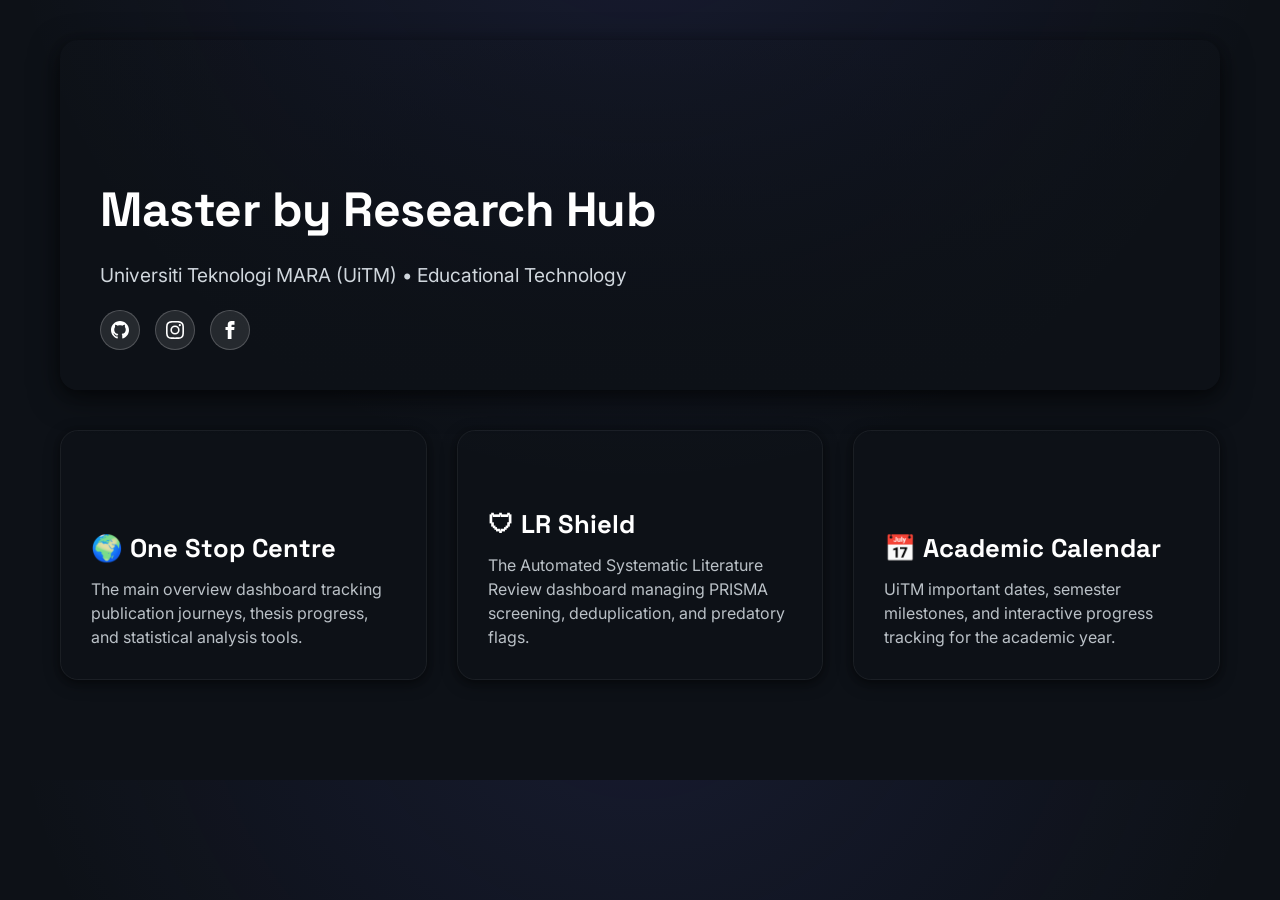
<file: index.html>
<!DOCTYPE html>
<html lang="en">
<head>
    <meta charset="UTF-8">
    <meta name="viewport" content="width=device-width, initial-scale=1.0">
    <title>Master by Research Hub | dYO</title>
    <meta name="description" content="Master by Research Hub - UiTM Educational Technology Research Dashboard">
    <meta name="build" content="20260618-1105">
    <!-- Google Fonts -->
    <link rel="preconnect" href="https://fonts.googleapis.com">
    <link rel="preconnect" href="https://fonts.gstatic.com" crossorigin>
    <link href="https://fonts.googleapis.com/css2?family=Space+Grotesk:wght@400;500;600;700&family=Inter:wght@300;400;500;600;700&family=Outfit:wght@400;500;600;700;800&display=swap" rel="stylesheet">
    <link rel="stylesheet" href="One Stop Centre/style.css">
    
    <style>
        /* Realistic Background Theme Synchronisation */
        .card-bg-layer {
            position: absolute !important;
            inset: 0 !important;
            border-radius: inherit;
            background-size: cover;
            background-position: center;
            z-index: 10 !important; 
        }
        .card-bg-overlay {
            position: absolute !important;
            inset: 0 !important;
            border-radius: inherit;
            background: linear-gradient(180deg, rgba(13, 17, 23, 0.4) 0%, rgba(13, 17, 23, 0.95) 100%);
            z-index: 11 !important; 
        }
        
        .hero-banner {
            position: relative;
            width: 100%;
            height: 350px;
            border-radius: var(--r-xl);
            overflow: hidden;
            margin-bottom: 40px;
            display: flex;
            align-items: flex-end;
            padding: 40px;
            box-shadow: var(--shadow-lg);
        }

        .hero-bg {
            position: absolute;
            inset: 0;
            background-image: url('https://images.unsplash.com/photo-1497366216548-37526070297c?q=80&w=1600&auto=format&fit=crop');
            background-size: cover;
            background-position: center;
            z-index: 1;
        }

        .hero-overlay {
            position: absolute;
            inset: 0;
            background: linear-gradient(to top, rgba(13, 17, 23, 1) 0%, rgba(13, 17, 23, 0.2) 100%);
            z-index: 2;
        }

        .hero-content {
            position: relative;
            z-index: 3;
            max-width: 800px;
        }

        .hero-content h1 {
            font-family: var(--font-display);
            font-size: 3rem;
            font-weight: 700;
            color: #ffffff;
            margin-bottom: 15px;
            letter-spacing: -0.5px;
        }

        .hero-content p {
            font-size: 1.2rem;
            color: var(--text-light);
            opacity: 0.9;
        }

        .hub-grid {
            display: grid;
            grid-template-columns: repeat(auto-fit, minmax(300px, 1fr));
            gap: 30px;
            margin-bottom: 60px;
        }

        .hub-card {
            position: relative;
            border-radius: var(--r-xl);
            padding: 30px;
            min-height: 250px;
            display: flex;
            flex-direction: column;
            justify-content: flex-end;
            text-decoration: none;
            overflow: hidden;
            box-shadow: var(--shadow-md);
            transition: var(--t-base);
            border: 1px solid var(--border-dark);
        }

        .hub-card:hover {
            transform: translateY(-5px);
            box-shadow: var(--shadow-lg);
            border-color: var(--primary);
        }

        .hub-card .card-content {
            position: relative;
            z-index: 20;
        }

        .hub-card h3 {
            font-family: var(--font-display);
            font-size: 1.6rem;
            color: #ffffff;
            margin-bottom: 10px;
            display: flex;
            align-items: center;
            gap: 10px;
        }

        .hub-card p {
            color: var(--text-light);
            opacity: 0.8;
            font-size: 1rem;
            line-height: 1.5;
        }

        .social-links {
            display: flex;
            gap: 15px;
            margin-top: 20px;
        }

        .social-links a {
            display: flex;
            align-items: center;
            justify-content: center;
            width: 40px;
            height: 40px;
            border-radius: 50%;
            background: rgba(255, 255, 255, 0.1);
            color: #fff;
            text-decoration: none;
            transition: all 0.3s ease;
            border: 1px solid rgba(255, 255, 255, 0.2);
        }

        .social-links a:hover {
            background: var(--primary, #6366f1);
            transform: translateY(-3px);
            border-color: var(--primary, #6366f1);
        }
        
        .social-links a svg {
            width: 18px;
            height: 18px;
            fill: currentColor;
        }

        .container {
            max-width: 1200px;
            margin: 0 auto;
            padding: 40px 20px;
        }
    </style>
</head>
<body class="dark-theme">

    <div class="container">
        
        <!-- Hero Banner -->
        <div class="hero-banner">
            <div class="hero-bg"></div>
            <div class="hero-overlay"></div>
            <div class="hero-content">
                <h1>Master by Research Hub</h1>
                <p>Universiti Teknologi MARA (UiTM) &bull; Educational Technology</p>
                <div class="social-links">
                    <a href="https://github.com/muszyolo" target="_blank" title="GitHub">
                        <svg viewBox="0 0 24 24"><path d="M12 0c-6.626 0-12 5.373-12 12 0 5.302 3.438 9.8 8.207 11.387.599.111.793-.261.793-.577v-2.234c-3.338.726-4.033-1.416-4.033-1.416-.546-1.387-1.333-1.756-1.333-1.756-1.089-.745.083-.729.083-.729 1.205.084 1.839 1.237 1.839 1.237 1.07 1.834 2.807 1.304 3.492.997.107-.775.418-1.305.762-1.604-2.665-.305-5.467-1.334-5.467-5.931 0-1.311.469-2.381 1.236-3.221-.124-.303-.535-1.524.117-3.176 0 0 1.008-.322 3.301 1.23.957-.266 1.983-.399 3.003-.404 1.02.005 2.047.138 3.006.404 2.291-1.552 3.297-1.23 3.297-1.23.653 1.653.242 2.874.118 3.176.77.84 1.235 1.911 1.235 3.221 0 4.609-2.807 5.624-5.479 5.921.43.372.823 1.102.823 2.222v3.293c0 .319.192.694.801.576 4.765-1.589 8.199-6.086 8.199-11.386 0-6.627-5.373-12-12-12z"/></svg>
                    </a>
                    <a href="https://instagram.com/muszyolo" target="_blank" title="Instagram">
                        <svg viewBox="0 0 24 24"><path d="M12 2.163c3.204 0 3.584.012 4.85.07 3.252.148 4.771 1.691 4.919 4.919.058 1.265.069 1.645.069 4.849 0 3.205-.012 3.584-.069 4.849-.149 3.225-1.664 4.771-4.919 4.919-1.266.058-1.644.07-4.85.07-3.204 0-3.584-.012-4.849-.07-3.26-.149-4.771-1.699-4.919-4.92-.058-1.265-.07-1.644-.07-4.849 0-3.204.013-3.583.07-4.849.149-3.227 1.664-4.771 4.919-4.919 1.266-.057 1.645-.069 4.849-.069zM12 0C8.741 0 8.333.014 7.053.072 2.695.272.273 2.69.073 7.052.014 8.333 0 8.741 0 12c0 3.259.014 3.668.072 4.948.2 4.358 2.618 6.78 6.98 6.98C8.333 23.986 8.741 24 12 24c3.259 0 3.668-.014 4.948-.072 4.354-.2 6.782-2.618 6.979-6.98.059-1.28.073-1.689.073-4.948 0-3.259-.014-3.667-.072-4.947-.196-4.354-2.617-6.78-6.979-6.98C15.668.014 15.259 0 12 0zm0 5.838a6.162 6.162 0 100 12.324 6.162 6.162 0 000-12.324zM12 16a4 4 0 110-8 4 4 0 010 8zm6.406-11.845a1.44 1.44 0 100 2.881 1.44 1.44 0 000-2.881z"/></svg>
                    </a>
                    <a href="https://facebook.com/muszyolo" target="_blank" title="Facebook">
                        <svg viewBox="0 0 24 24"><path d="M9 8h-3v4h3v12h5v-12h3.642l.358-4h-4v-1.667c0-.955.192-1.333 1.115-1.333h2.885v-5h-3.808c-3.596 0-5.192 1.583-5.192 4.615v3.385z"/></svg>
                    </a>
                </div>
            </div>
        </div>

        <!-- Main Navigation Grid -->
        <div class="hub-grid">
            
            <!-- One Stop Centre -->
            <a href="One Stop Centre/index.html" class="hub-card">
                <div class="card-bg-layer" style="background-image: url('https://images.unsplash.com/photo-1454165804606-c3d57bc86b40?q=80&w=600&auto=format&fit=crop');"></div>
                <div class="card-bg-overlay"></div>
                <div class="card-content">
                    <h3>&#127757; One Stop Centre</h3>
                    <p>The main overview dashboard tracking publication journeys, thesis progress, and statistical analysis tools.</p>
                </div>
            </a>

            <!-- LR Shield -->
            <a href="Research Proposal/LR Matrix/index.html" class="hub-card">
                <div class="card-bg-layer" style="background-image: url('https://images.unsplash.com/photo-1507413245164-6160d8298b31?q=80&w=600&auto=format&fit=crop');"></div>
                <div class="card-bg-overlay"></div>
                <div class="card-content">
                    <h3>&#128737; LR Shield</h3>
                    <p>The Automated Systematic Literature Review dashboard managing PRISMA screening, deduplication, and predatory flags.</p>
                </div>
            </a>

            <!-- Academic Calendar -->
            <a href="UiTM Academic Calendar/index.html" class="hub-card">
                <div class="card-bg-layer" style="background-image: url('https://images.unsplash.com/photo-1506784983877-45594efa4cbe?q=80&w=600&auto=format&fit=crop');"></div>
                <div class="card-bg-overlay"></div>
                <div class="card-content">
                    <h3>&#128197; Academic Calendar</h3>
                    <p>UiTM important dates, semester milestones, and interactive progress tracking for the academic year.</p>
                </div>
            </a>

        </div>

    </div>

</body>
</html>
</file>
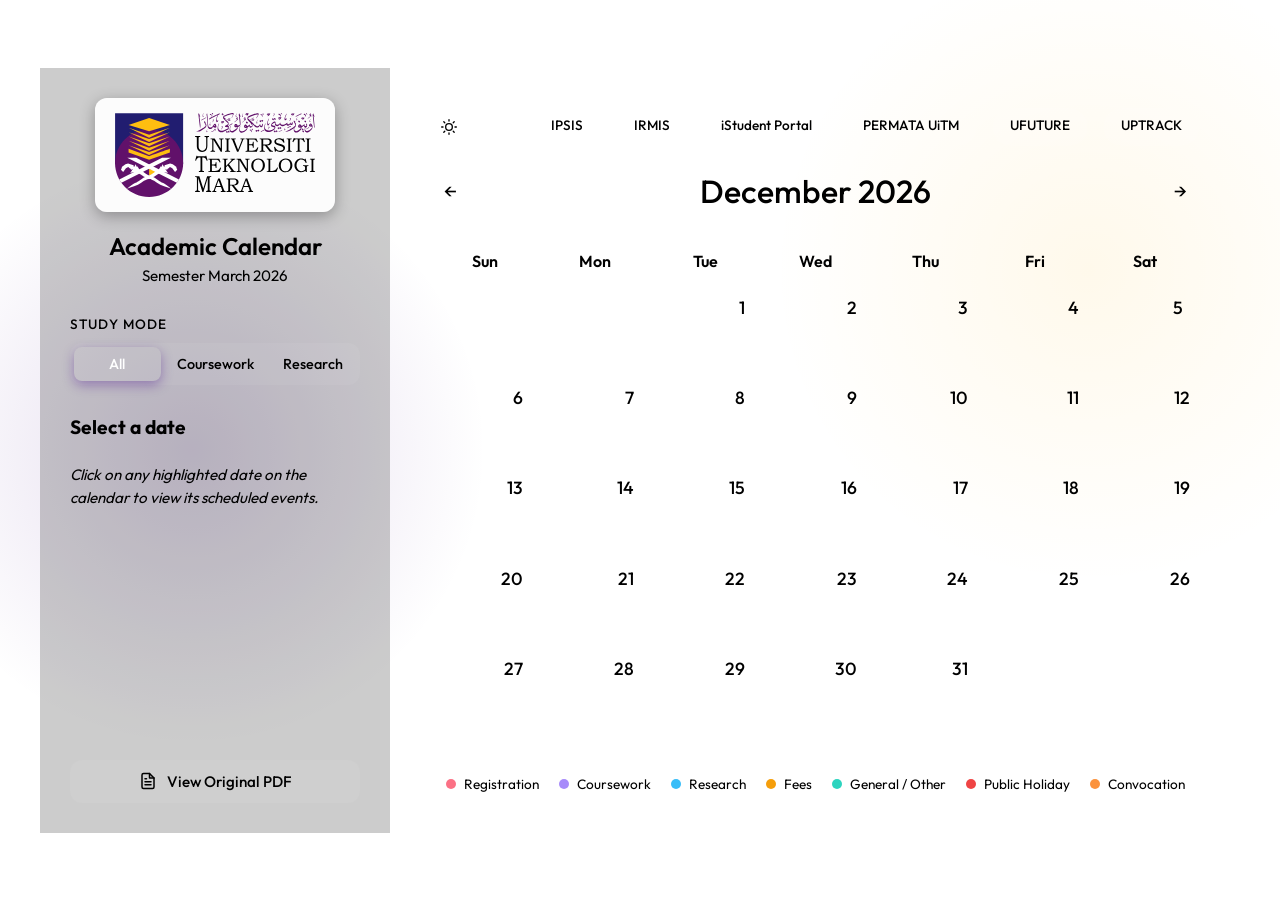
<file: UiTM Academic Calendar/index.html>
<!DOCTYPE html>
<html lang="en">
<head>
    <meta charset="UTF-8">
    <meta name="viewport" content="width=device-width, initial-scale=1.0">
    <title>UiTM Academic Calendar - March 2026</title>
    <link rel="stylesheet" href="styles.css">
    <link rel="preconnect" href="https://fonts.googleapis.com">
    <link rel="preconnect" href="https://fonts.gstatic.com" crossorigin>
    <link href="https://fonts.googleapis.com/css2?family=Outfit:wght@300;400;500;600;700&display=swap" rel="stylesheet">
</head>
<body>
    <div class="app-container">
        <!-- Sidebar for details -->
        <aside class="sidebar">
            <div class="sidebar-header">
                <img src="UiTM_Universiti_Teknologi_MARA_logo.svg" alt="UiTM Logo" class="logo">
                <h2>Academic Calendar</h2>
                <p>Semester March 2026</p>
            </div>

            <div class="mode-toggle-container">
                <label>Study Mode</label>
                <div class="toggle-group">
                    <button class="toggle-btn active" data-mode="all">All</button>
                    <button class="toggle-btn" data-mode="coursework">Coursework</button>
                    <button class="toggle-btn" data-mode="research">Research</button>
                </div>
            </div>

            <div class="selected-date-info">
                <h3 id="sidebar-date-title">Select a date</h3>
                <div id="sidebar-events-list" class="events-list">
                    <p class="placeholder-text">Click on any highlighted date on the calendar to view its scheduled events.</p>
                </div>
            </div>

            <div class="pdf-download">
                <a href="calendar.pdf" target="_blank" class="pdf-btn">
                    <svg viewBox="0 0 24 24" width="18" height="18" stroke="currentColor" stroke-width="2" fill="none" stroke-linecap="round" stroke-linejoin="round"><path d="M14 2H6a2 2 0 0 0-2 2v16a2 2 0 0 0 2 2h12a2 2 0 0 0 2-2V8z"></path><polyline points="14 2 14 8 20 8"></polyline><line x1="16" y1="13" x2="8" y2="13"></line><line x1="16" y1="17" x2="8" y2="17"></line><polyline points="10 9 9 9 8 9"></polyline></svg>
                    View Original PDF
                </a>
            </div>
        </aside>

        <!-- Main Calendar Area -->
        <main class="calendar-main">
            <nav class="top-nav">
                <button id="theme-toggle" class="nav-link theme-btn">
                    <svg viewBox="0 0 24 24" width="16" height="16" stroke="currentColor" stroke-width="2" fill="none" stroke-linecap="round" stroke-linejoin="round"><circle cx="12" cy="12" r="5"></circle><line x1="12" y1="1" x2="12" y2="3"></line><line x1="12" y1="21" x2="12" y2="23"></line><line x1="4.22" y1="4.22" x2="5.64" y2="5.64"></line><line x1="18.36" y1="18.36" x2="19.78" y2="19.78"></line><line x1="1" y1="12" x2="3" y2="12"></line><line x1="21" y1="12" x2="23" y2="12"></line><line x1="4.22" y1="19.78" x2="5.64" y2="18.36"></line><line x1="18.36" y1="5.64" x2="19.78" y2="4.22"></line></svg>
                </button>
                <a href="https://ipsis.uitm.edu.my/" target="_blank" class="nav-link">IPSIS</a>
                <a href="https://tncpi-apps.uitm.edu.my/irmis/" target="_blank" class="nav-link">IRMIS</a>
                <a href="https://simsweb.uitm.edu.my/SPORTAL_APP/SPORTAL_LOGIN/index_login.htm" target="_blank" class="nav-link">iStudent Portal</a>
                <a href="https://permata.uitm.edu.my/index.php" target="_blank" class="nav-link">PERMATA UiTM</a>
                <a href="https://ufuture.uitm.edu.my/login" target="_blank" class="nav-link">UFUTURE</a>
                <a href="https://uptracks.uitm.edu.my/ap-admin/login_guest.cfm?ty=student" target="_blank" class="nav-link">UPTRACK</a>
            </nav>

            <div class="calendar-header">
                <button id="prev-month" class="nav-btn">&larr;</button>
                <h1 id="current-month-year">March 2026</h1>
                <button id="next-month" class="nav-btn">&rarr;</button>
            </div>
            
            <div class="calendar-container">
                <div class="weekdays">
                    <div>Sun</div>
                    <div>Mon</div>
                    <div>Tue</div>
                    <div>Wed</div>
                    <div>Thu</div>
                    <div>Fri</div>
                    <div>Sat</div>
                </div>
                <div id="calendar-grid" class="days-grid">
                    <!-- Days will be generated here by JS -->
                </div>
            </div>

            <div class="legend">
                <div class="legend-item"><span class="dot cat-registration"></span> Registration</div>
                <div class="legend-item"><span class="dot cat-coursework"></span> Coursework</div>
                <div class="legend-item"><span class="dot cat-research"></span> Research</div>
                <div class="legend-item"><span class="dot cat-fees"></span> Fees</div>
                <div class="legend-item"><span class="dot cat-general"></span> General / Other</div>
                <div class="legend-item"><span class="dot cat-holiday"></span> Public Holiday</div>
                <div class="legend-item"><span class="dot cat-convocation"></span> Convocation</div>
            </div>
        </main>
    </div>

    <script src="events.js"></script>
    <script src="script.js"></script>
</body>
</html>
</file>
<file: One Stop Centre/style.css>
:root {
  /* === PubJourney Dark Mode — synced across all dashboards === */
  --bg-deep:    #0d1117;
  --bg-card:    rgba(22, 27, 34, 0.90);
  --bg-card-hover: rgba(28, 34, 48, 0.95);
  --bg-raised:  #1c2230;
  --bg-overlay: #212836;
  --border-light: rgba(255,255,255,0.10);
  --border-dark:  rgba(255,255,255,0.06);
  --primary:       #6366f1;
  --primary-hover: #7c7ff5;
  --primary-rgb:   99, 102, 241;
  --secondary:     #a78bfa;
  --accent: #38bdf8;
  --danger: hsl(348, 83%, 55%);
  --danger-pulse: rgba(239, 35, 60, 0.4);
  --warning: hsl(38, 92%, 50%);
  --color-green:  #22c55e;
  --color-amber:  #f59e0b;
  --color-red:    #ef4444;
  --color-sky:    #38bdf8;
  --color-rose:   #fb7185;
  --color-violet: #a78bfa;
  --color-teal:   #2dd4bf;
  --color-orange: #fb923c;
  --text-light:   #e6edf3;
  --text-muted:   #8b949e;
  --text-dark:    #0d1117;
  --text-link:    #7c7ff5;
  --font-sans:    'Inter', -apple-system, BlinkMacSystemFont, sans-serif;
  --font-display: 'Space Grotesk', sans-serif;
  --font-heading: 'Space Grotesk', 'Inter', sans-serif;
  --font-body:    'Inter', -apple-system, BlinkMacSystemFont, sans-serif;
  --sidebar-width: 280px;
  --r-sm: 6px;
  --r-md: 10px;
  --r-lg: 14px;
  --r-xl: 18px;
  --shadow-sm: 0 2px 8px rgba(0,0,0,0.35);
  --shadow-md: 0 4px 16px rgba(0,0,0,0.4), 0 2px 6px rgba(0,0,0,0.25);
  --shadow-lg: 0 8px 30px rgba(0,0,0,0.5), 0 4px 12px rgba(0,0,0,0.3);
  --t-fast: 150ms ease;
  --t-base: 220ms ease;
  --t-slow: 350ms cubic-bezier(0.4,0,0.2,1);
}

body.light-theme {
  --bg-deep:    #f1f5f9;
  --bg-card:    rgba(255, 255, 255, 0.90);
  --bg-card-hover: rgba(255, 255, 255, 0.98);
  --bg-raised:  #ffffff;
  --bg-overlay: #e2e8f0;
  --border-light: rgba(0,0,0,0.10);
  --border-dark:  rgba(0,0,0,0.06);
  --primary:        #4f46e5;
  --primary-hover:  #4338ca;
  --primary-rgb:    79, 70, 229;
  --secondary:      #7e22ce;
  --accent:         #0284c7;
  --text-light:     #0f172a;
  --text-muted:     #475569;
  --text-dark:      #f1f5f9;
  --text-link:      #4f46e5;
  background-color: #f1f5f9 !important;
  background-image: radial-gradient(circle 800px at var(--mouse-x, 50%) var(--mouse-y, -20%), rgba(79,70,229,0.06) 0%, transparent 80%) !important;
  color: #0f172a !important;
}
body.light-theme .sidebar { background-color: rgba(255,255,255,0.85) !important; border-right-color: rgba(0,0,0,0.08) !important; }
body.light-theme .nav-btn:hover { background-color: rgba(0,0,0,0.05) !important; }

* { box-sizing: border-box; margin: 0; padding: 0; }

body {
  font-family: var(--font-body);
  background-color: var(--bg-deep);
  color: var(--text-light);
  overflow-x: hidden;
  line-height: 1.5;
  transition: background-color .4s ease, color .4s ease;
  background-image: radial-gradient(circle 800px at var(--mouse-x, 50%) var(--mouse-y, -20%), rgba(99,102,241,0.12) 0%, transparent 80%);
}

a { text-decoration: none; }

.app-container { display: flex; min-height: 100vh; }

.sidebar {
  width: 280px;
  background-color: var(--bg-card);
  backdrop-filter: blur(20px);
  -webkit-backdrop-filter: blur(20px);
  border-right: 1px solid var(--border-light);
  padding: 24px;
  display: flex;
  flex-direction: column;
  position: fixed;
  height: 100vh;
  z-index: 100;
  transition: background-color .4s ease;
}

body.light-theme .sidebar { background-color: #fff6; }

.sidebar-brand { display: flex; align-items: center; gap: 12px; margin-bottom: 20px; }
.brand-logo { width: 32px; height: 32px; object-fit: contain; }
.brand-text h1 { font-family: var(--font-heading); font-size: 20px; font-weight: 700; letter-spacing: .5px; }
.brand-text p { color: var(--text-muted); font-size: 11px; text-transform: uppercase; letter-spacing: 1px; }

.sidebar-nav { display: flex; flex-direction: column; gap: 8px; flex: 1; margin-top: 24px; }
.nav-btn {
  background: none;
  border: none;
  color: var(--text-muted);
  padding: 12px 16px;
  font-family: var(--font-heading);
  font-size: 15px;
  font-weight: 500;
  text-align: left;
  border-radius: 0 24px 24px 0;
  cursor: pointer;
  display: flex;
  align-items: center;
  gap: 12px;
  transition: all .25s;
  margin-right: 16px;
  border-right: 2px solid transparent;
}
.nav-btn:hover { background: rgba(255,255,255,0.04); color: var(--text-light); }
.nav-btn.active {
  background: linear-gradient(90deg, rgba(var(--primary-rgb),0.15) 0%, rgba(var(--primary-rgb),0.02) 100%);
  color: var(--primary);
  border-right: 2px solid var(--primary);
  border-left: none;
  padding-left: 16px;
}
body.light-theme .nav-btn:hover { background-color: #00000008; color: var(--text-dark); }

.nav-icon { width: 20px; height: 20px; object-fit: contain; }

.main-content { margin-left: 280px; flex: 1; padding: 40px; min-width: 0; }

.card {
  background-color: var(--bg-card);
  backdrop-filter: blur(12px);
  border: 1px solid var(--border-light);
  border-radius: 16px;
  padding: 24px;
  transition: transform .25s, border-color .25s;
}
.card:hover { transform: translateY(-2px); border-color: #ffffff26; }
body.light-theme .card:hover { border-color: #00000026; }

.theme-toggle {
  background: #ffffff14;
  border: 1px solid var(--border-light);
  color: var(--text-light);
  width: 2.2rem;
  height: 2.2rem;
  border-radius: 8px;
  cursor: pointer;
  display: flex;
  align-items: center;
  justify-content: center;
  transition: all .3s;
}
.theme-toggle:hover { background: #ffffff26; transform: rotate(15deg) scale(1.05); }
body.light-theme .theme-toggle { background: #00000008; border-color: var(--border-light); }
body.light-theme .theme-toggle:hover { background: #0000001a; }
.theme-toggle img { width: 18px; height: 18px; object-fit: contain; }

/* ============================================================
   NEWS TICKER (BOTTOM FIXED)
   ============================================================ */
.news-ticker-container {
  position: fixed;
  bottom: 0;
  left: 280px; /* sidebar width */
  right: 0;
  height: 40px;
  background: var(--bg-card);
  backdrop-filter: blur(12px);
  -webkit-backdrop-filter: blur(12px);
  border-top: 1px solid var(--border-light);
  display: flex;
  align-items: center;
  z-index: 50;
  overflow: hidden;
}

@media (max-width: 768px) {
  .news-ticker-container {
    left: 0;
  }
}

.news-ticker-label {
  background: #ef4444;
  color: white;
  font-weight: 700;
  font-size: 11px;
  letter-spacing: 1px;
  padding: 0 16px;
  height: 100%;
  display: flex;
  align-items: center;
  text-transform: uppercase;
  position: relative;
  z-index: 2;
  box-shadow: 2px 0 10px rgba(0,0,0,0.2);
  flex-shrink: 0;
}

.ticker-clock {
  background: rgba(0, 0, 0, 0.2);
  color: var(--text-light);
  font-family: 'Courier New', Courier, monospace;
  font-size: 13px;
  font-weight: 600;
  padding: 0 16px;
  height: 100%;
  display: flex;
  align-items: center;
  border-right: 1px solid var(--border-light);
  flex-shrink: 0;
  z-index: 2;
  box-shadow: inset 0 0 10px rgba(0,0,0,0.1);
}

.news-ticker-wrap {
  flex: 1;
  overflow: hidden;
  position: relative;
  height: 100%;
  display: flex;
  align-items: center;
  mask-image: linear-gradient(to right, transparent, black 5%, black 95%, transparent);
  -webkit-mask-image: linear-gradient(to right, transparent, black 5%, black 95%, transparent);
}

.news-ticker-content {
  display: inline-block;
  white-space: nowrap;
  padding-left: 100%;
  animation: ticker 50s linear infinite;
  color: var(--text-muted);
  font-size: 13px;
}

.news-ticker-content:hover {
  animation-play-state: paused;
}

.ticker-item {
  display: inline-block;
  padding: 0 2rem;
}

.ticker-item span {
  color: #ef4444;
  margin-right: 0.5rem;
}

@keyframes ticker {
  0% { transform: translateX(0); }
  100% { transform: translateX(-100%); }
}


/* ============================================================
   GLASSMORPHIC MIRROR EFFECT (SYNCED FROM PUBJOURNEY)
   ============================================================ */
.card, .stat-card, .tier-box, .diagnostic-box, .evidence-gate-calculator, .timeline-item, .kanban-card {
  box-shadow: 
    0 8px 32px rgba(0,0,0,0.35),
    inset 0 1px 1px rgba(255,255,255,0.15),
    inset 0 -1px 1px rgba(0,0,0,0.3) !important;
  transform-style: preserve-3d;
  position: relative;
}

.card:hover, .stat-card:hover, .tier-box:hover, .timeline-item:hover, .kanban-card:hover {
  box-shadow: 
    0 20px 40px rgba(0,0,0,0.65),
    inset 0 1px 2px rgba(255,255,255,0.3),
    inset 0 -1px 1px rgba(0,0,0,0.4) !important;
  z-index: 10;
}

.card::after, .stat-card::after, .tier-box::after, .diagnostic-box::after, .evidence-gate-calculator::after, .timeline-item::after, .kanban-card::after {
  content: '';
  position: absolute;
  inset: 0;
  border-radius: inherit;
  background: linear-gradient(135deg, rgba(255,255,255,0.12) 0%, transparent 40%);
  pointer-events: none;
  opacity: 0.3;
  transition: opacity 0.3s ease;
}

.card:hover::after, .stat-card:hover::after, .tier-box:hover::after, .timeline-item:hover::after, .kanban-card:hover::after {
  opacity: 1;
}

/* 3D Glassmorphic Mirror Glare - LIGHT MODE */
body.light-theme .card,
body.light-theme .stat-card,
body.light-theme .tier-box,
body.light-theme .diagnostic-box,
body.light-theme .evidence-gate-calculator,
body.light-theme .timeline-item,
body.light-theme .kanban-card {
  background: rgba(255, 255, 255, 0.6) !important; /* Translucent base so the white glare is visible */
  backdrop-filter: blur(24px) !important;
  -webkit-backdrop-filter: blur(24px) !important;
  border: 1px solid rgba(255, 255, 255, 0.8) !important;
  box-shadow: 
    0 8px 32px rgba(31, 38, 135, 0.05),
    inset 0 1px 2px rgba(255, 255, 255, 1),
    inset 0 -1px 1px rgba(0, 0, 0, 0.05) !important;
}

body.light-theme .card:hover,
body.light-theme .stat-card:hover,
body.light-theme .tier-box:hover,
body.light-theme .timeline-item:hover,
body.light-theme .kanban-card:hover {
  background: rgba(255, 255, 255, 0.8) !important;
  box-shadow: 
    0 16px 40px rgba(31, 38, 135, 0.1),
    inset 0 1px 2px rgba(255, 255, 255, 1),
    inset 0 -1px 1px rgba(0, 0, 0, 0.08) !important;
}

body.light-theme .card::after,
body.light-theme .stat-card::after,
body.light-theme .tier-box::after,
body.light-theme .diagnostic-box::after,
body.light-theme .evidence-gate-calculator::after,
body.light-theme .timeline-item::after,
body.light-theme .kanban-card::after {
  background: linear-gradient(135deg, rgba(255,255,255,0.9) 0%, transparent 60%);
  opacity: 0.4;
}

/* Ensure text and content sit ABOVE the glare */
body.light-theme .card > *,
body.light-theme .stat-card > *,
body.light-theme .tier-box > *,
body.light-theme .diagnostic-box > *,
body.light-theme .kanban-card > * {
  position: relative;
  z-index: 1;
}


body.light-theme .card:hover::after,
body.light-theme .stat-card:hover::after,
body.light-theme .tier-box:hover::after,
body.light-theme .timeline-item:hover::after,
body.light-theme .kanban-card:hover::after {
  opacity: 1;
}

/* ====================================================
   DARK MODE: Global Select / Dropdown Overrides
   Applies across ALL dashboards that import this CSS
   ==================================================== */
select,
select.form-input {
  background-color: var(--bg-raised, #1c2230) !important;
  color: var(--text-light, #e6edf3) !important;
  border: 1px solid var(--border-light, rgba(255,255,255,0.12)) !important;
  border-radius: 8px !important;
  padding: 8px 12px !important;
  font-family: var(--font-body) !important;
  font-size: 14px !important;
  cursor: pointer !important;
  appearance: auto !important;
  -webkit-appearance: auto !important;
}
select option {
  background-color: #1c2230 !important;
  color: #e6edf3 !important;
}
select:focus,
select:hover {
  border-color: var(--primary, #6366f1) !important;
  outline: none !important;
}
/* Light theme overrides */
body.light-theme select,
body.light-theme select.form-input {
  background-color: rgba(255,255,255,0.9) !important;
  color: #0f172a !important;
  border-color: rgba(0,0,0,0.15) !important;
}
body.light-theme select option {
  background-color: #ffffff !important;
  color: #0f172a !important;
}
</file>
<file: UiTM Academic Calendar/styles.css>
:root {
  /* === PubJourney Dark Mode — synced === */
  --bg-deep:    #0d1117;
  --bg-card:    rgba(22, 27, 34, 0.90);
  --bg-card-hover: rgba(28, 34, 48, 0.95);
  --bg-raised:  #1c2230;
  --bg-overlay: #212836;
  --border-light: rgba(255,255,255,0.10);
  --border-dark:  rgba(255,255,255,0.06);
  --primary:       #6366f1;
  --primary-hover: #7c7ff5;
  --primary-rgb:   99, 102, 241;
  --secondary:     #a78bfa;
  --accent:        #38bdf8;
  --danger:        hsl(348, 83%, 55%);
  --warning:       hsl(38, 92%, 50%);
  --color-green:  #22c55e;
  --color-amber:  #f59e0b;
  --color-red:    #ef4444;
  --text-light:   #e6edf3;
  --text-muted:   #8b949e;
  --text-dark:    #0d1117;
  --font-body:    'Inter', -apple-system, BlinkMacSystemFont, sans-serif;
  --font-heading: 'Space Grotesk', 'Inter', sans-serif;
  --font-sans:    'Inter', -apple-system, BlinkMacSystemFont, sans-serif;
  --cat-registration: #fb7185;
  --cat-coursework: #a78bfa;
  --cat-research: #38bdf8;
  --cat-fees: #f59e0b;
  --cat-general: #2dd4bf;
  --cat-upta: #6366f1;
  --cat-academic: #ef4444;
  --cat-holiday: #ef4444;
  --cat-convocation: #fb923c;
  --r-sm: 6px; --r-md: 10px; --r-lg: 14px;
  --shadow-sm: 0 2px 8px rgba(0,0,0,0.35);
  --shadow-md: 0 4px 16px rgba(0,0,0,0.4), 0 2px 6px rgba(0,0,0,0.25);
}

body.light-theme {
  --bg-deep:    #f1f5f9;
  --bg-card:    rgba(255, 255, 255, 0.90);
  --bg-raised:  #ffffff;
  --border-light: rgba(0,0,0,0.10);
  --border-dark:  rgba(0,0,0,0.06);
  --primary:        #4f46e5;
  --primary-hover:  #4338ca;
  --text-light:     #0f172a;
  --text-muted:     #475569;
    background-color: #f1f5f9 !important;
  background-image: radial-gradient(circle 800px at var(--mouse-x, 50%) var(--mouse-y, -20%), rgba(79,70,229,0.06) 0%, transparent 80%) !important;
  color: #0f172a !important;
}


[data-theme="light"] {
    --bg-color: #f0f2f5;
    --sidebar-bg: #ffffff;
    --card-bg: rgba(0, 0, 0, 0.03);
    --text-primary: #1d1d1f;
    --text-secondary: #515154;
    --border-color: rgba(0, 0, 0, 0.1);
    --glass-shadow: 0 8px 32px 0 rgba(0, 0, 0, 0.1);
}

* {
    margin: 0;
    padding: 0;
    box-sizing: border-box;
    font-family: 'Outfit', sans-serif;
}

body {
    background-color: var(--bg-color);
    color: var(--text-primary);
    min-height: 100vh;
    display: flex;
    justify-content: center;
    align-items: center;
    padding: 20px;
    background-image: radial-gradient(circle at 15% 50%, rgba(74, 20, 140, 0.15), transparent 25%),
                      radial-gradient(circle at 85% 30%, rgba(255, 179, 0, 0.08), transparent 25%);
}

.app-container {
    display: flex;
    width: 100%;
    max-width: 1200px;
    min-height: 85vh; height: auto;
    background: var(--sidebar-bg);
    border-radius: 24px;
    box-shadow: var(--glass-shadow);
    /* overflow: hidden; */
    border: 1px solid var(--border-color);
}

/* Sidebar Styling */
.sidebar {
    width: 350px;
    background: rgba(0, 0, 0, 0.2);
    border-right: 1px solid var(--border-color);
    padding: 30px;
    display: flex;
    flex-direction: column;
    gap: 30px;
    overflow-y: auto;
}

.sidebar-header {
    text-align: center;
}

.logo {
    width: 240px;
    margin-bottom: 15px;
    background-color: rgba(255, 255, 255, 0.95);
    padding: 15px 20px;
    border-radius: 12px;
    box-shadow: 0 4px 15px rgba(0,0,0,0.3);
}

.sidebar-header h2 {
    font-size: 1.5rem;
    font-weight: 600;
    color: var(--text-primary);
}

.sidebar-header p {
    font-size: 0.95rem;
    color: var(--accent-uitm-gold);
    margin-top: 5px;
}

[data-theme="light"] .sidebar-header p {
    color: #B27C00; /* Darker gold for better contrast on light backgrounds */
}

/* Mode Toggle */
.mode-toggle-container label {
    font-size: 0.85rem;
    text-transform: uppercase;
    letter-spacing: 1px;
    color: var(--text-secondary);
    display: block;
    margin-bottom: 10px;
    font-weight: 500;
}

.toggle-group {
    display: flex;
    background: rgba(255, 255, 255, 0.05);
    border-radius: 12px;
    padding: 4px;
    gap: 4px;
}

.toggle-btn {
    flex: 1;
    background: transparent;
    border: none;
    padding: 8px 12px;
    color: var(--text-secondary);
    font-size: 0.9rem;
    font-weight: 500;
    border-radius: 8px;
    cursor: pointer;
    transition: all 0.3s ease;
}

.toggle-btn:hover {
    color: var(--text-primary);
}

.toggle-btn.active {
    background: var(--accent-uitm-purple);
    color: #fff;
    box-shadow: 0 4px 12px rgba(74, 20, 140, 0.4);
}

/* Event List */
.selected-date-info h3 {
    font-size: 1.2rem;
    margin-bottom: 15px;
    padding-bottom: 10px;
    border-bottom: 1px solid var(--border-color);
}

.events-list {
    display: flex;
    flex-direction: column;
    gap: 12px;
}

.placeholder-text {
    color: var(--text-secondary);
    font-size: 0.95rem;
    line-height: 1.5;
    font-style: italic;
}

.event-card {
    background: var(--card-bg);
    padding: 15px;
    border-radius: 12px;
    border-left: 4px solid var(--accent-uitm-gold);
    animation: fadeIn 0.3s ease;
}

.event-card h4 {
    font-size: 0.95rem;
    margin-bottom: 5px;
}

.event-card p {
    font-size: 0.8rem;
    color: var(--text-secondary);
}

.event-card .badges {
    display: flex;
    gap: 5px;
    margin-top: 8px;
}

.badge {
    font-size: 0.7rem;
    padding: 2px 8px;
    border-radius: 10px;
    background: rgba(255,255,255,0.1);
    text-transform: capitalize;
}

/* Calendar Main Area */
.calendar-main {
    flex: 1;
    padding: 40px;
    display: flex;
    flex-direction: column;
    position: relative;
}

.top-nav {
    display: flex;
    gap: 15px;
    margin-bottom: 25px;
    justify-content: flex-end;
}

.nav-link {
    background: rgba(255, 255, 255, 0.05);
    color: var(--text-secondary);
    text-decoration: none;
    padding: 8px 18px;
    border-radius: 20px;
    font-size: 0.85rem;
    font-weight: 500;
    border: 1px solid var(--border-color);
    transition: all 0.3s ease;
}

[data-theme="light"] .nav-link {
    background: rgba(0, 0, 0, 0.04);
}

.theme-btn {
    cursor: pointer;
    display: flex;
    align-items: center;
    justify-content: center;
    padding: 8px;
    border-radius: 50%;
    width: 38px;
    height: 38px;
    margin-right: auto;
}

.nav-link:hover {
    background: var(--accent-uitm-purple);
    color: #ffffff;
    border-color: var(--accent-uitm-purple);
    box-shadow: 0 4px 12px rgba(74, 20, 140, 0.4);
}

.nav-link:active {
    background: var(--accent-uitm-gold);
    color: #000000;
    border-color: var(--accent-uitm-gold);
    transform: scale(0.95);
    box-shadow: 0 2px 8px rgba(255, 179, 0, 0.4);
}

.calendar-header {
    display: flex;
    justify-content: space-between;
    align-items: center;
    margin-bottom: 40px;
}

.nav-btn {
    background: var(--card-bg);
    border: 1px solid var(--border-color);
    color: var(--text-primary);
    width: 40px;
    height: 40px;
    border-radius: 50%;
    cursor: pointer;
    font-size: 1.2rem;
    transition: all 0.2s ease;
    display: flex;
    justify-content: center;
    align-items: center;
}

.nav-btn:hover {
    background: rgba(255, 255, 255, 0.1);
    transform: scale(1.05);
}

.calendar-header h1 {
    font-size: 2rem;
    font-weight: 500;
}

.calendar-container {
    flex: 1;
    display: flex;
    flex-direction: column;
}

.weekdays {
    display: grid;
    grid-template-columns: repeat(7, 1fr);
    text-align: center;
    font-weight: 600;
    color: var(--text-secondary);
    margin-bottom: 15px;
}

.days-grid {
    display: grid;
    grid-template-columns: repeat(7, 1fr);
    grid-auto-rows: 1fr;
    gap: 8px;
    flex: 1;
}

.day {
    background: rgba(255, 255, 255, 0.02);
    border: 1px solid var(--border-color);
    border-radius: 12px;
    padding: 10px;
    position: relative;
    cursor: pointer;
    transition: all 0.2s ease;
    display: flex;
    flex-direction: column;
}

.day:hover {
    background: rgba(255, 255, 255, 0.06);
    border-color: rgba(255, 255, 255, 0.2);
}

.day.active {
    border-color: var(--accent-uitm-gold);
    box-shadow: 0 0 15px rgba(255, 179, 0, 0.2);
}

.day.is-holiday {
    background-color: rgba(244, 67, 54, 0.15);
    border-color: rgba(244, 67, 54, 0.4);
}

.day.empty {
    background: transparent;
    border: none;
    cursor: default;
}

.day-num {
    font-size: 1.1rem;
    font-weight: 500;
    margin-bottom: 8px;
    align-self: flex-end;
}

.day.today .day-num {
    background: var(--accent-uitm-gold);
    color: #000;
    width: 24px;
    height: 24px;
    display: flex;
    justify-content: center;
    align-items: center;
    border-radius: 50%;
}

.event-indicators {
    display: flex;
    flex-wrap: wrap;
    gap: 4px;
    margin-top: auto;
}

.indicator {
    width: 8px;
    height: 8px;
    border-radius: 50%;
}

/* Categories Colors */
.cat-registration { background-color: var(--cat-registration); }
.cat-coursework { background-color: var(--cat-coursework); }
.cat-research { background-color: var(--cat-research); }
.cat-fees { background-color: var(--cat-fees); }
.cat-general { background-color: var(--cat-general); }
.cat-upta { background-color: var(--cat-upta); }
.cat-academic { background-color: var(--cat-academic); }
.cat-holiday { background-color: var(--cat-holiday); }
.cat-convocation { background-color: var(--cat-convocation); }

.legend {
    display: flex;
    justify-content: center;
    gap: 20px;
    margin-top: 25px;
    padding-top: 20px;
    border-top: 1px solid var(--border-color);
}

.legend-item {
    display: flex;
    align-items: center;
    gap: 8px;
    font-size: 0.85rem;
    color: var(--text-secondary);
}

.dot {
    width: 10px;
    height: 10px;
    border-radius: 50%;
    display: inline-block;
}

@keyframes fadeIn {
    from { opacity: 0; transform: translateY(10px); }
    to { opacity: 1; transform: translateY(0); }
}

/* PDF Download Button */
.pdf-download {
    margin-top: auto;
    padding-top: 20px;
    border-top: 1px solid var(--border-color);
}

.pdf-btn {
    display: flex;
    align-items: center;
    justify-content: center;
    gap: 10px;
    width: 100%;
    padding: 12px;
    background: rgba(255, 255, 255, 0.05);
    color: var(--text-primary);
    text-decoration: none;
    border-radius: 12px;
    font-weight: 500;
    font-size: 0.95rem;
    border: 1px solid var(--border-color);
    transition: all 0.3s ease;
}

.pdf-btn:hover {
    background: var(--accent-uitm-purple);
    border-color: var(--accent-uitm-purple);
    color: #fff;
    box-shadow: 0 4px 12px rgba(74, 20, 140, 0.4);
}

/* Responsive Design for Tablets and Mobile (Android, iPhone) */
@media (max-width: 1024px) {
    .app-container {
        flex-direction: column;
        height: auto;
        min-height: 100vh;
    }

    .sidebar {
        width: 100%;
        border-right: none;
        border-bottom: 1px solid var(--border-color);
        max-height: none;
        padding: 20px;
        gap: 15px;
    }

    .calendar-main {
        padding: 20px;
    }

    .top-nav {
        justify-content: center;
        flex-wrap: wrap;
        margin-bottom: 20px;
    }

    .nav-link {
        font-size: 0.8rem;
        padding: 6px 14px;
    }

    .calendar-header h1 {
        font-size: 1.5rem;
    }

    .day {
        min-height: 80px;
    }
}

@media (max-width: 600px) {
    .calendar-days div {
        font-size: 0.75rem;
        padding: 5px 0;
    }

    .day {
        min-height: 60px;
        padding: 5px;
    }

    .day-num {
        font-size: 0.8rem;
    }

    .event-indicators {
        gap: 2px;
    }

    .indicator {
        width: 6px;
        height: 6px;
    }
    
    .legend {
        flex-wrap: wrap;
        justify-content: center;
        gap: 10px;
    }
}


/* ============================================================
   GLASSMORPHIC MIRROR EFFECT (SYNCED FROM PUBJOURNEY)
   ============================================================ */
.card, .stat-card, .tier-box, .diagnostic-box, .evidence-gate-calculator, .timeline-item, .kanban-card {
  box-shadow: 
    0 8px 32px rgba(0,0,0,0.35),
    inset 0 1px 1px rgba(255,255,255,0.15),
    inset 0 -1px 1px rgba(0,0,0,0.3) !important;
  transform-style: preserve-3d;
  position: relative;
}

.card:hover, .stat-card:hover, .tier-box:hover, .timeline-item:hover, .kanban-card:hover {
  box-shadow: 
    0 20px 40px rgba(0,0,0,0.65),
    inset 0 1px 2px rgba(255,255,255,0.3),
    inset 0 -1px 1px rgba(0,0,0,0.4) !important;
  z-index: 10;
}

.card::after, .stat-card::after, .tier-box::after, .diagnostic-box::after, .evidence-gate-calculator::after, .timeline-item::after, .kanban-card::after {
  content: '';
  position: absolute;
  inset: 0;
  border-radius: inherit;
  background: linear-gradient(135deg, rgba(255,255,255,0.12) 0%, transparent 40%);
  pointer-events: none;
  opacity: 0.3;
  transition: opacity 0.3s ease;
}

.card:hover::after, .stat-card:hover::after, .tier-box:hover::after, .timeline-item:hover::after, .kanban-card:hover::after {
  opacity: 1;
}

/* 3D Glassmorphic Mirror Glare - LIGHT MODE */
body.light-theme .card,
body.light-theme .stat-card,
body.light-theme .tier-box,
body.light-theme .diagnostic-box,
body.light-theme .evidence-gate-calculator,
body.light-theme .timeline-item,
body.light-theme .kanban-card {
  background: rgba(255, 255, 255, 0.6) !important; /* Translucent base so the white glare is visible */
  backdrop-filter: blur(24px) !important;
  -webkit-backdrop-filter: blur(24px) !important;
  border: 1px solid rgba(255, 255, 255, 0.8) !important;
  box-shadow: 
    0 8px 32px rgba(31, 38, 135, 0.05),
    inset 0 1px 2px rgba(255, 255, 255, 1),
    inset 0 -1px 1px rgba(0, 0, 0, 0.05) !important;
}

body.light-theme .card:hover,
body.light-theme .stat-card:hover,
body.light-theme .tier-box:hover,
body.light-theme .timeline-item:hover,
body.light-theme .kanban-card:hover {
  background: rgba(255, 255, 255, 0.8) !important;
  box-shadow: 
    0 16px 40px rgba(31, 38, 135, 0.1),
    inset 0 1px 2px rgba(255, 255, 255, 1),
    inset 0 -1px 1px rgba(0, 0, 0, 0.08) !important;
}

body.light-theme .card::after,
body.light-theme .stat-card::after,
body.light-theme .tier-box::after,
body.light-theme .diagnostic-box::after,
body.light-theme .evidence-gate-calculator::after,
body.light-theme .timeline-item::after,
body.light-theme .kanban-card::after {
  background: linear-gradient(135deg, rgba(255,255,255,0.9) 0%, transparent 60%);
  opacity: 0.4;
}

/* Ensure text and content sit ABOVE the glare */
body.light-theme .card > *,
body.light-theme .stat-card > *,
body.light-theme .tier-box > *,
body.light-theme .diagnostic-box > *,
body.light-theme .kanban-card > * {
  position: relative;
  z-index: 1;
}


body.light-theme .card:hover::after,
body.light-theme .stat-card:hover::after,
body.light-theme .tier-box:hover::after,
body.light-theme .timeline-item:hover::after,
body.light-theme .kanban-card:hover::after {
  opacity: 1;
}

/* ====================================================
   DARK MODE: Global Select / Dropdown Overrides
   ==================================================== */
select {
  background-color: #1c2230 !important;
  color: #e6edf3 !important;
  border: 1px solid rgba(255,255,255,0.12) !important;
  border-radius: 8px !important;
}
select option {
  background-color: #1c2230 !important;
  color: #e6edf3 !important;
}
</file>
